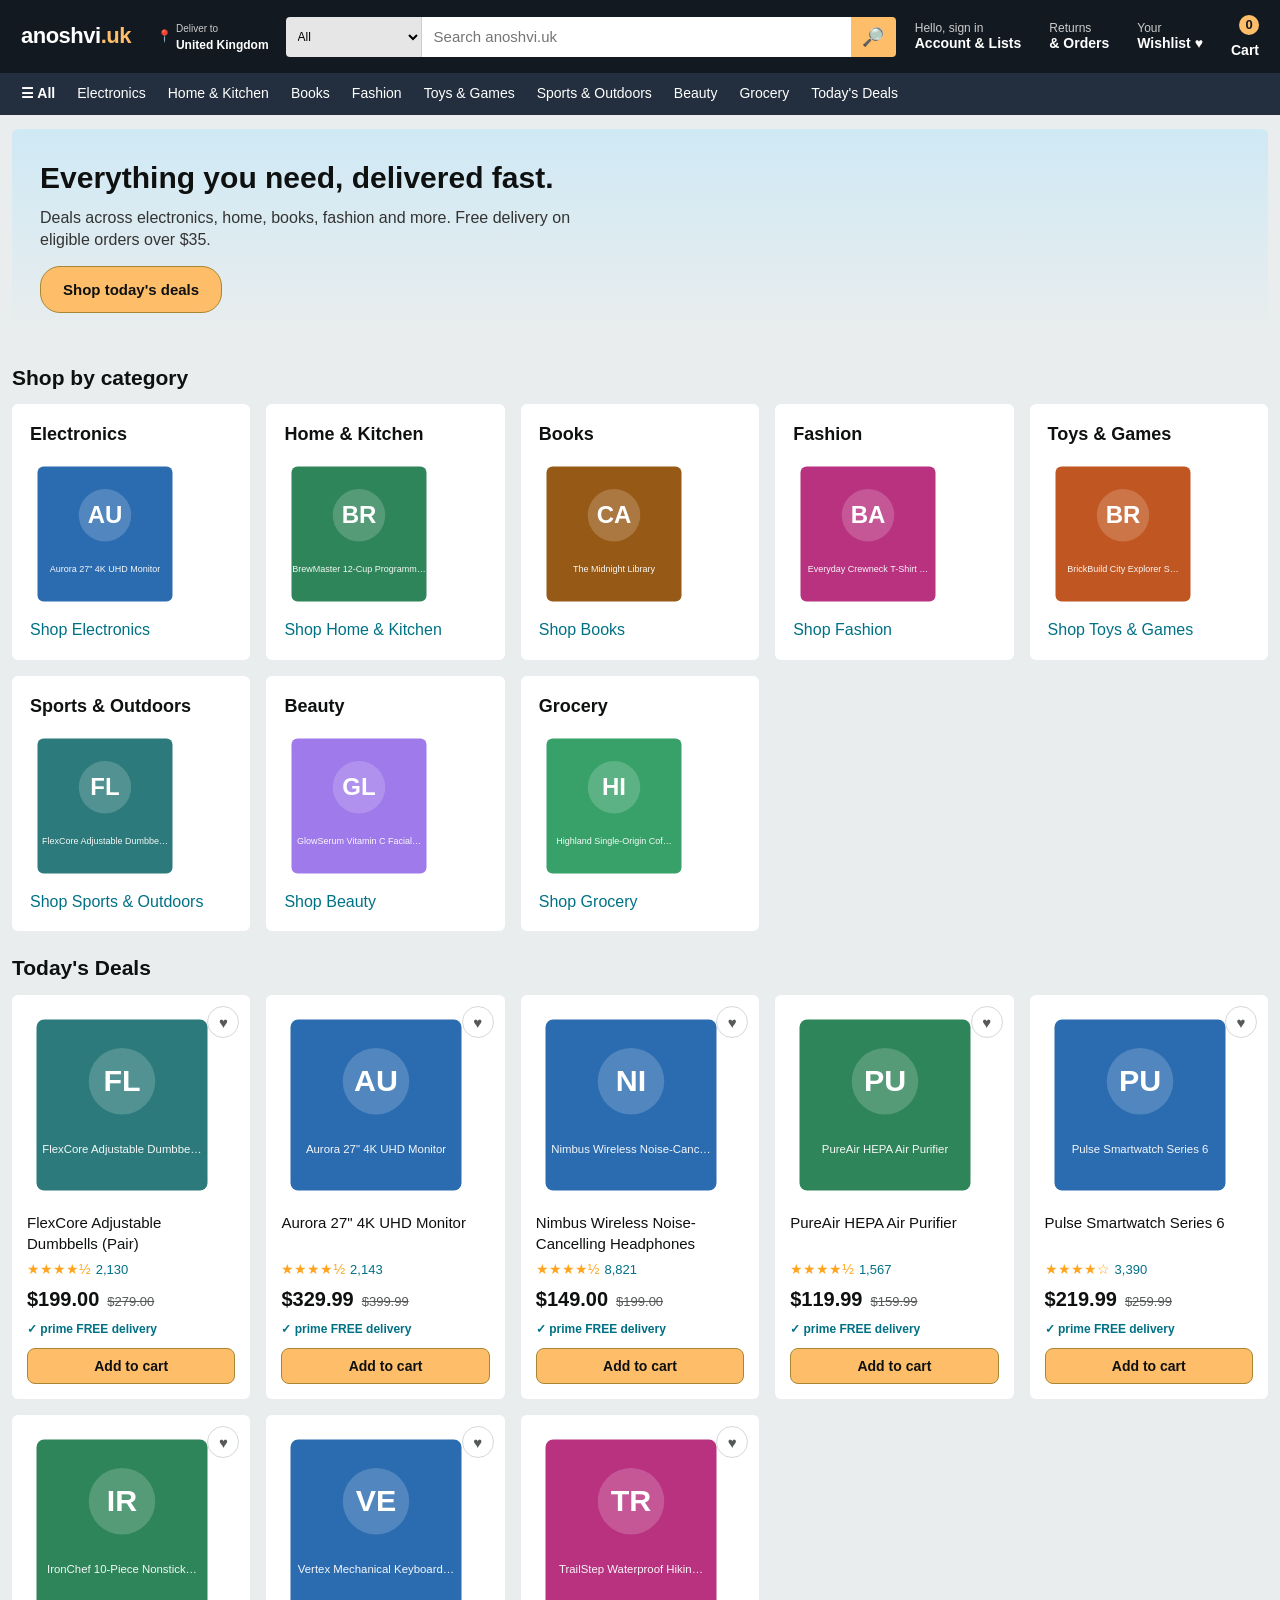
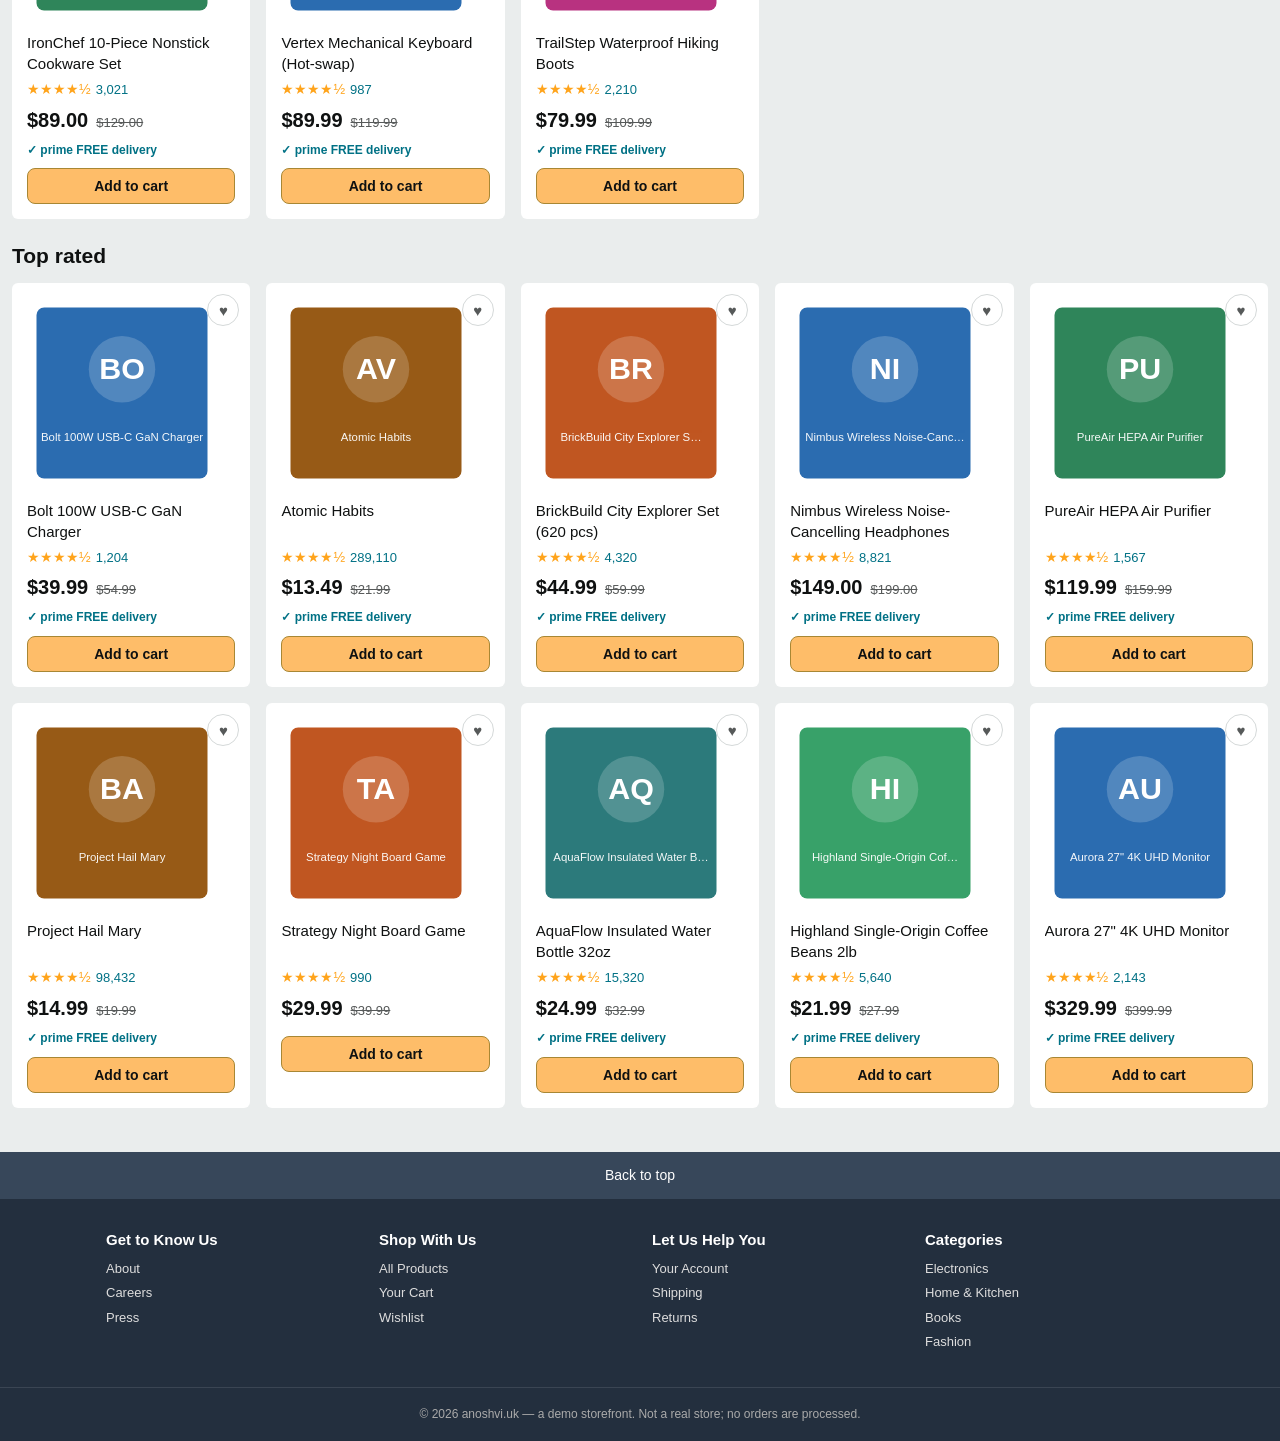
<file: index.html>
<!DOCTYPE html>
<html lang="en">
<head>
  <meta charset="UTF-8">
  <meta name="viewport" content="width=device-width, initial-scale=1.0">
  <title>anoshvi.uk — Online Shopping for Electronics, Home, Books &amp; more</title>
  <meta name="description" content="Shop electronics, home, books, fashion and more at anoshvi.uk.">
  <link rel="stylesheet" href="css/styles.css">
</head>
<body data-page="home">
  <header id="site-header"></header>
  <main class="wrap">
    <section class="hero">
      <div>
        <h1>Everything you need, delivered fast.</h1>
        <p>Deals across electronics, home, books, fashion and more. Free delivery on eligible orders over $35.</p>
        <a class="btn big" href="#deals">Shop today's deals</a>
      </div>
    </section>

    <h2 class="section-title">Shop by category</h2>
    <div class="cards" id="cat-cards"></div>

    <h2 class="section-title" id="deals">Today's Deals</h2>
    <div class="grid" id="deals-grid"></div>

    <h2 class="section-title">Top rated</h2>
    <div class="grid" id="top-grid"></div>
  </main>
  <div id="site-footer"></div>
  <script src="js/data.js"></script>
  <script src="js/store.js"></script>
</body>
</html>
</file>
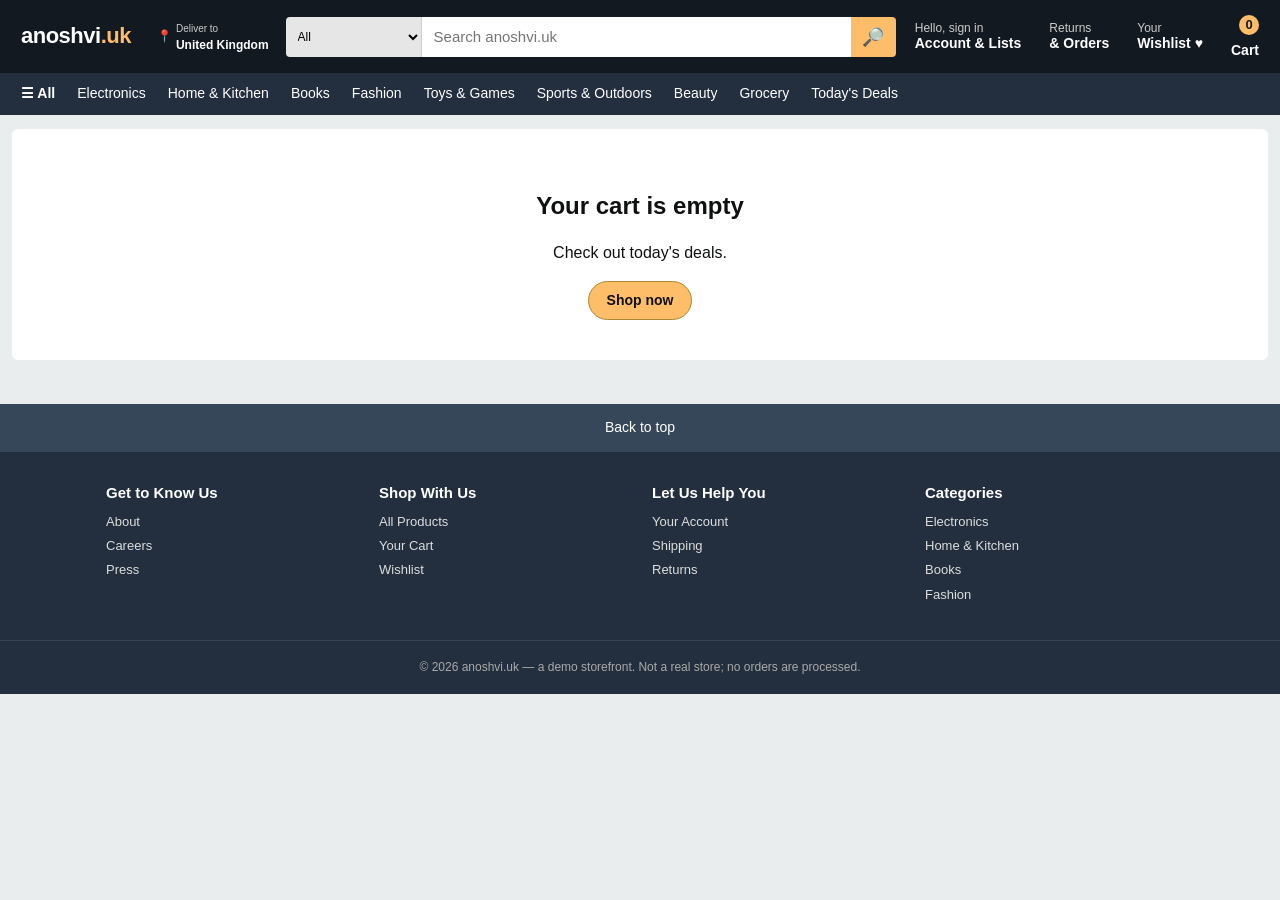
<file: cart.html>
<!DOCTYPE html>
<html lang="en">
<head>
  <meta charset="UTF-8">
  <meta name="viewport" content="width=device-width, initial-scale=1.0">
  <title>Your Cart — anoshvi.uk</title>
  <link rel="stylesheet" href="css/styles.css">
</head>
<body data-page="cart">
  <header id="site-header"></header>
  <main class="wrap" id="cart-root"></main>
  <div id="site-footer"></div>
  <script src="js/data.js"></script>
  <script src="js/store.js"></script>
</body>
</html>
</file>
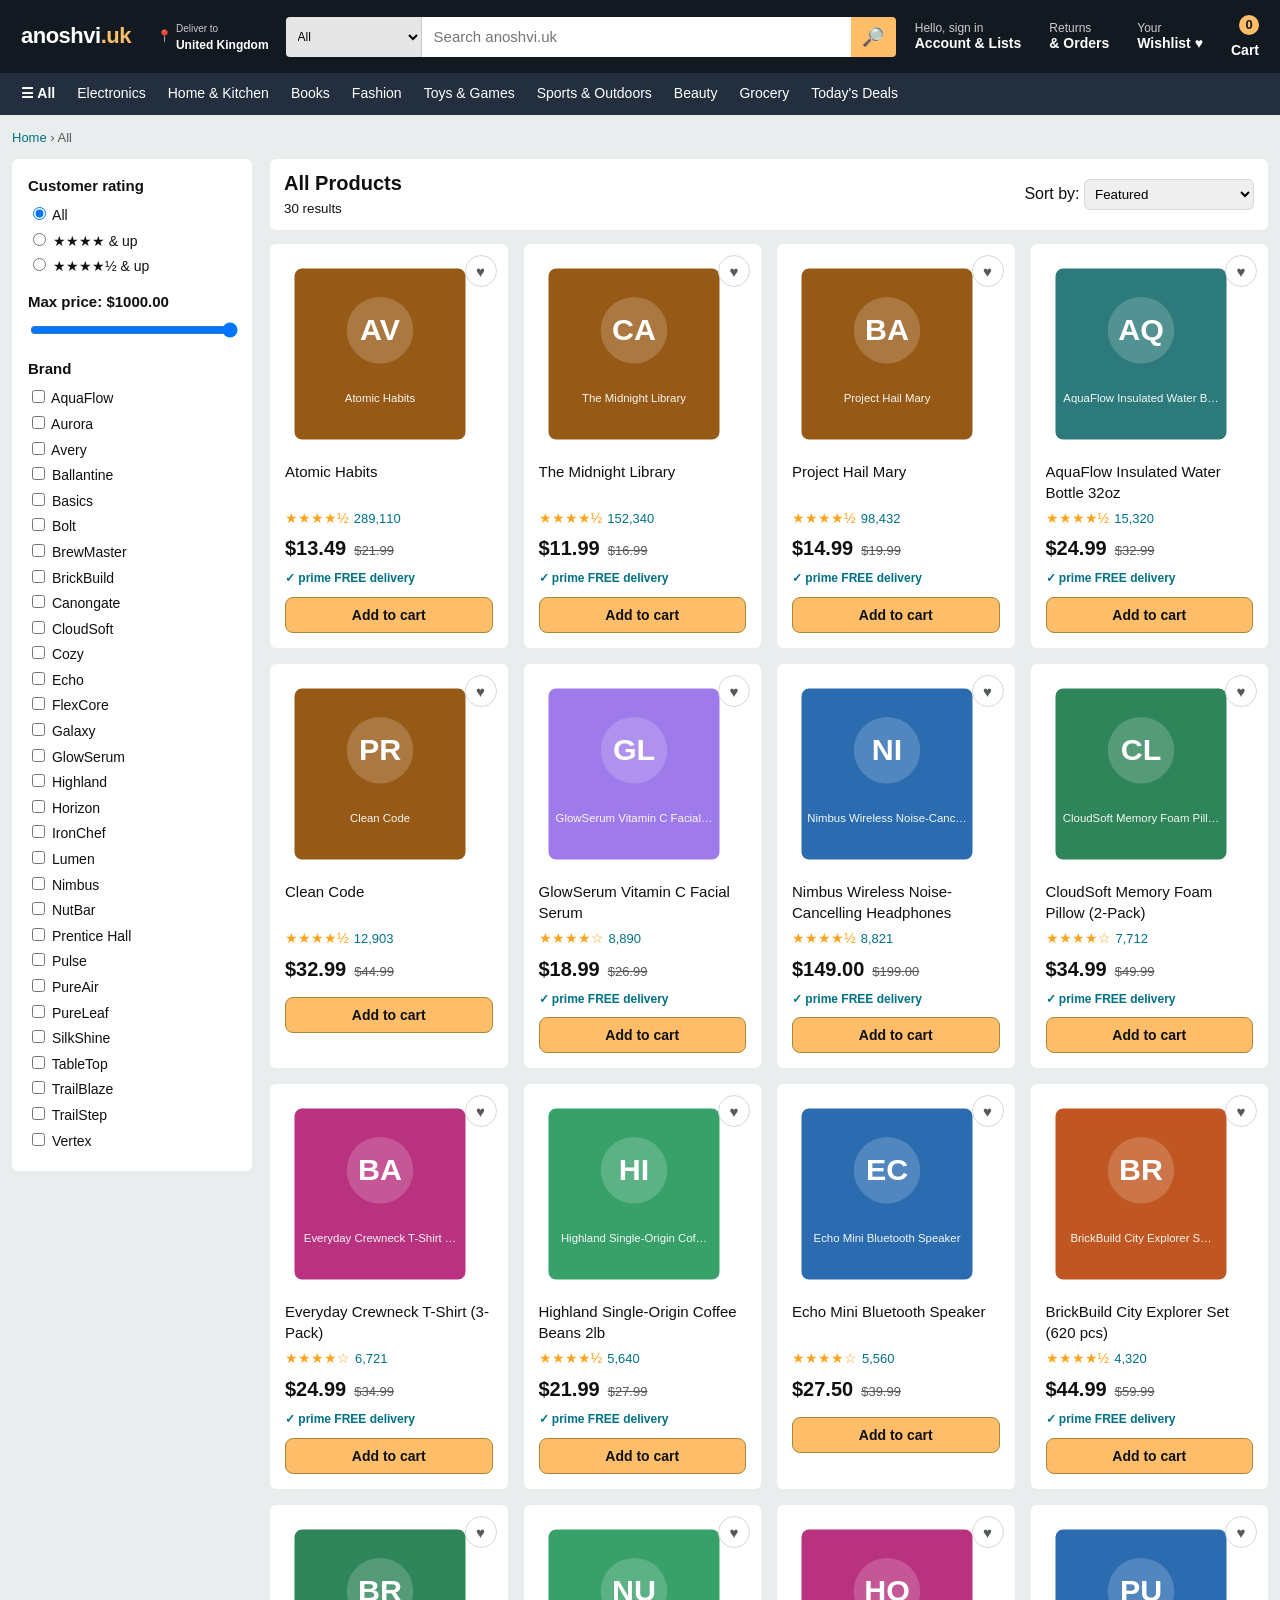
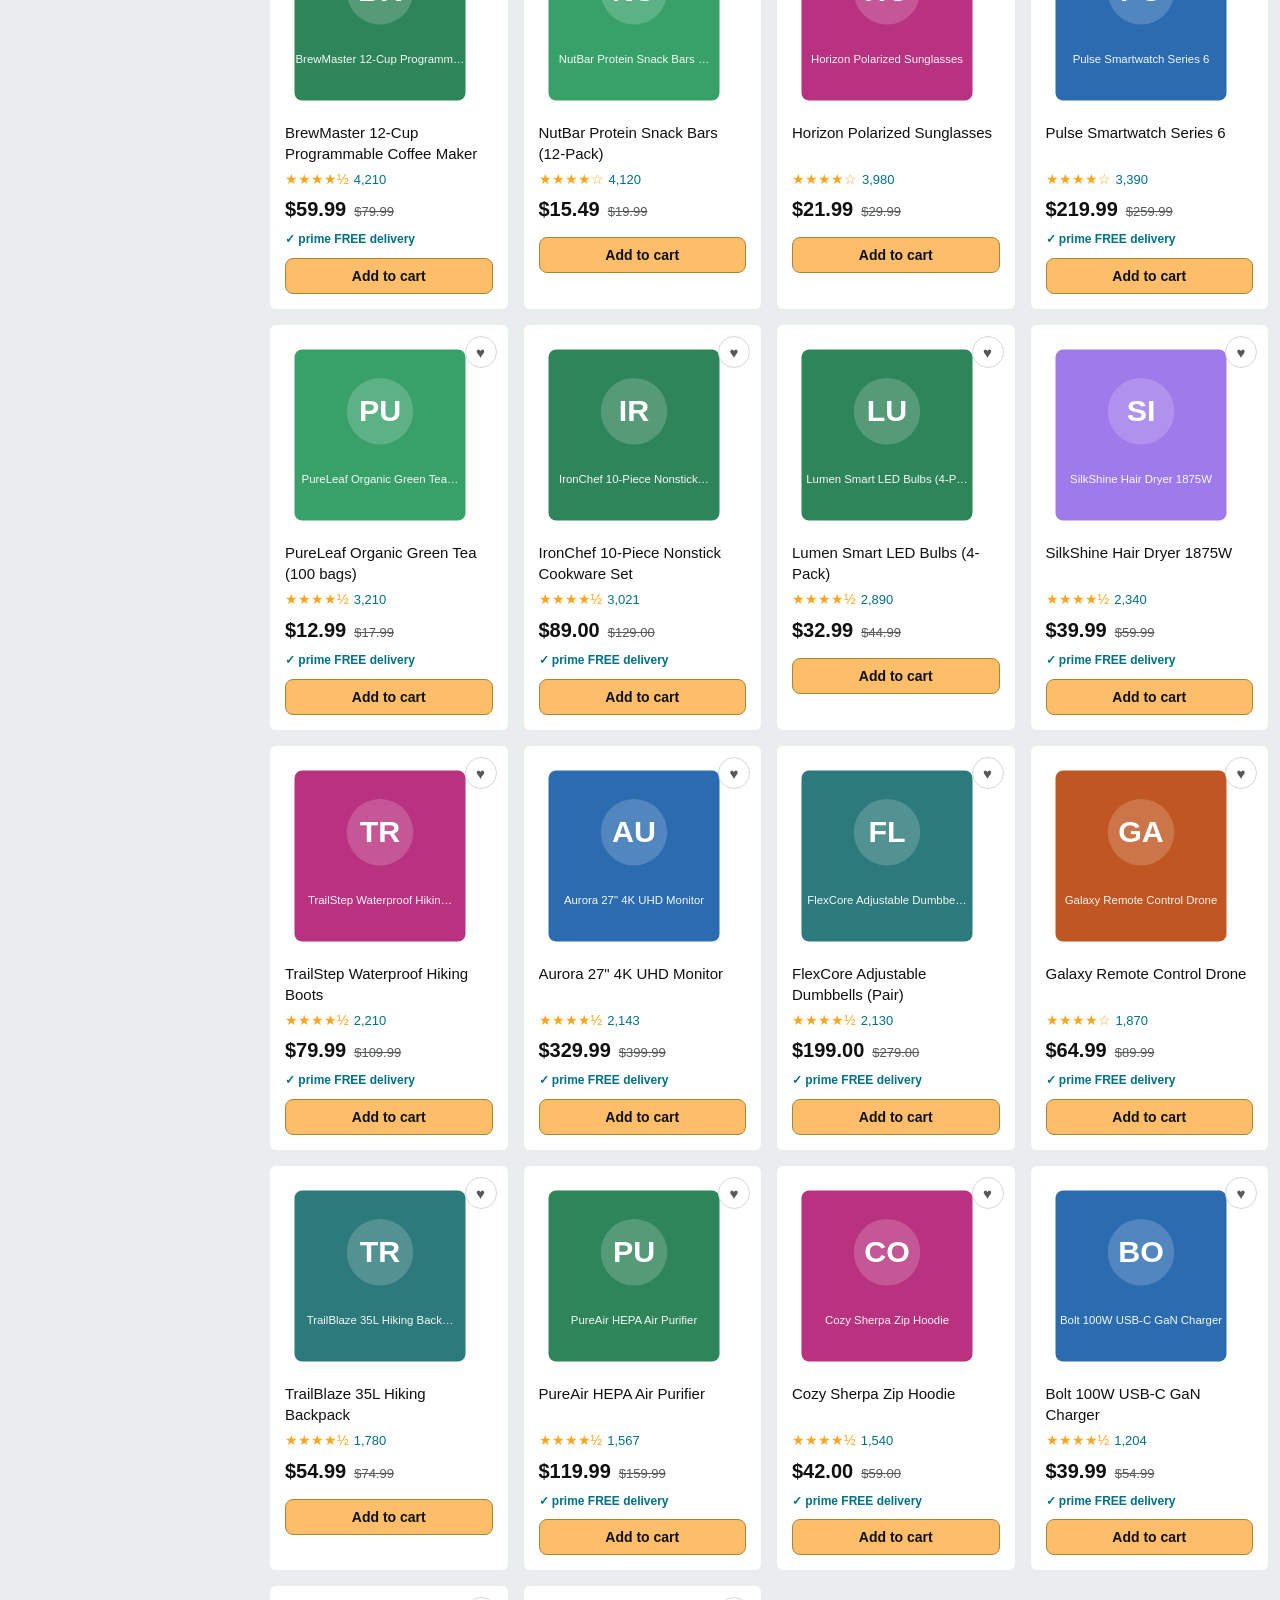
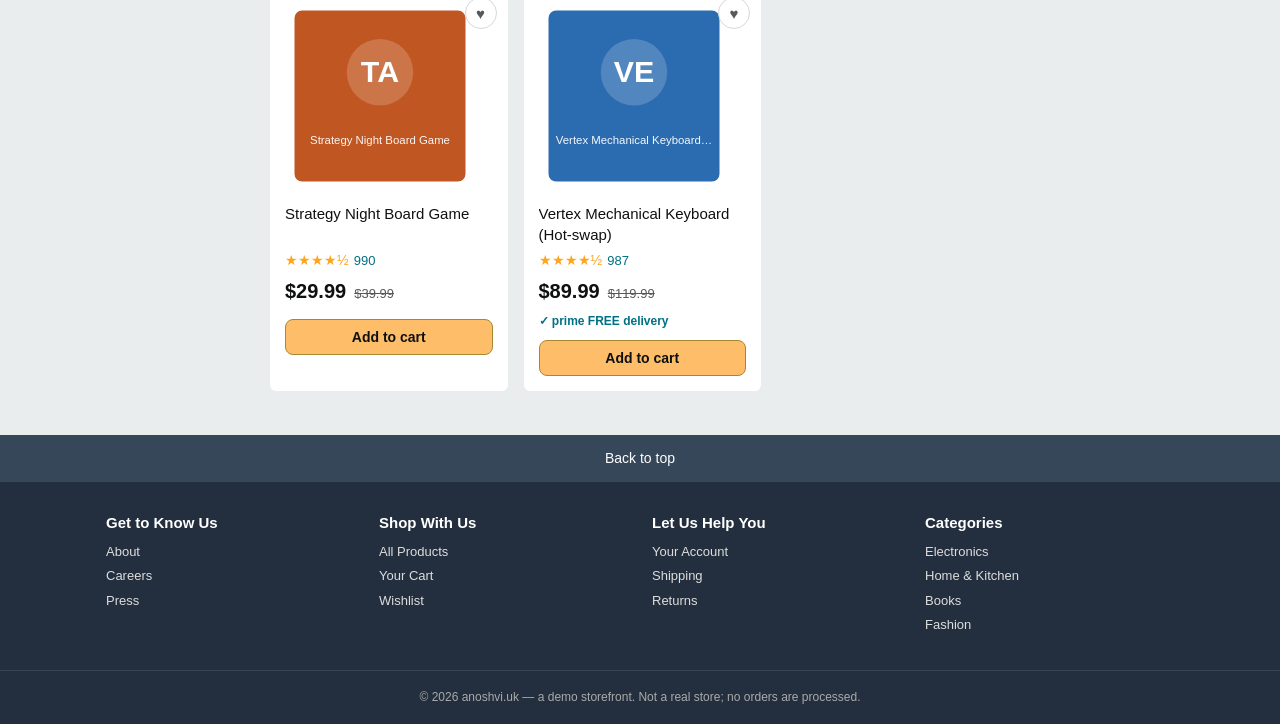
<file: category.html>
<!DOCTYPE html>
<html lang="en">
<head>
  <meta charset="UTF-8">
  <meta name="viewport" content="width=device-width, initial-scale=1.0">
  <title>Browse — anoshvi.uk</title>
  <link rel="stylesheet" href="css/styles.css">
</head>
<body data-page="category">
  <header id="site-header"></header>
  <main class="wrap">
    <div class="breadcrumb"><a href="index.html">Home</a> › <span id="crumb">All</span></div>
    <div class="layout">
      <aside class="filters">
        <h4>Customer rating</h4>
        <label><input type="radio" name="rating" class="frating" value="0" checked> All</label>
        <label><input type="radio" name="rating" class="frating" value="4"> ★★★★ &amp; up</label>
        <label><input type="radio" name="rating" class="frating" value="4.5"> ★★★★½ &amp; up</label>
        <h4>Max price: <span id="price-val">$1000.00</span></h4>
        <input type="range" id="price-range" min="10" max="1000" step="10" value="1000">
        <h4>Brand</h4>
        <div id="brand-filters"></div>
      </aside>
      <section>
        <div class="toolbar">
          <div><h2 id="cat-title" style="margin:0;font-size:20px"></h2><small id="result-count"></small></div>
          <label>Sort by:
            <select id="sort">
              <option value="featured">Featured</option>
              <option value="low">Price: Low to High</option>
              <option value="high">Price: High to Low</option>
              <option value="rating">Avg. Customer Review</option>
            </select>
          </label>
        </div>
        <div class="grid" id="cat-grid"></div>
      </section>
    </div>
  </main>
  <div id="site-footer"></div>
  <script src="js/data.js"></script>
  <script src="js/store.js"></script>
</body>
</html>
</file>
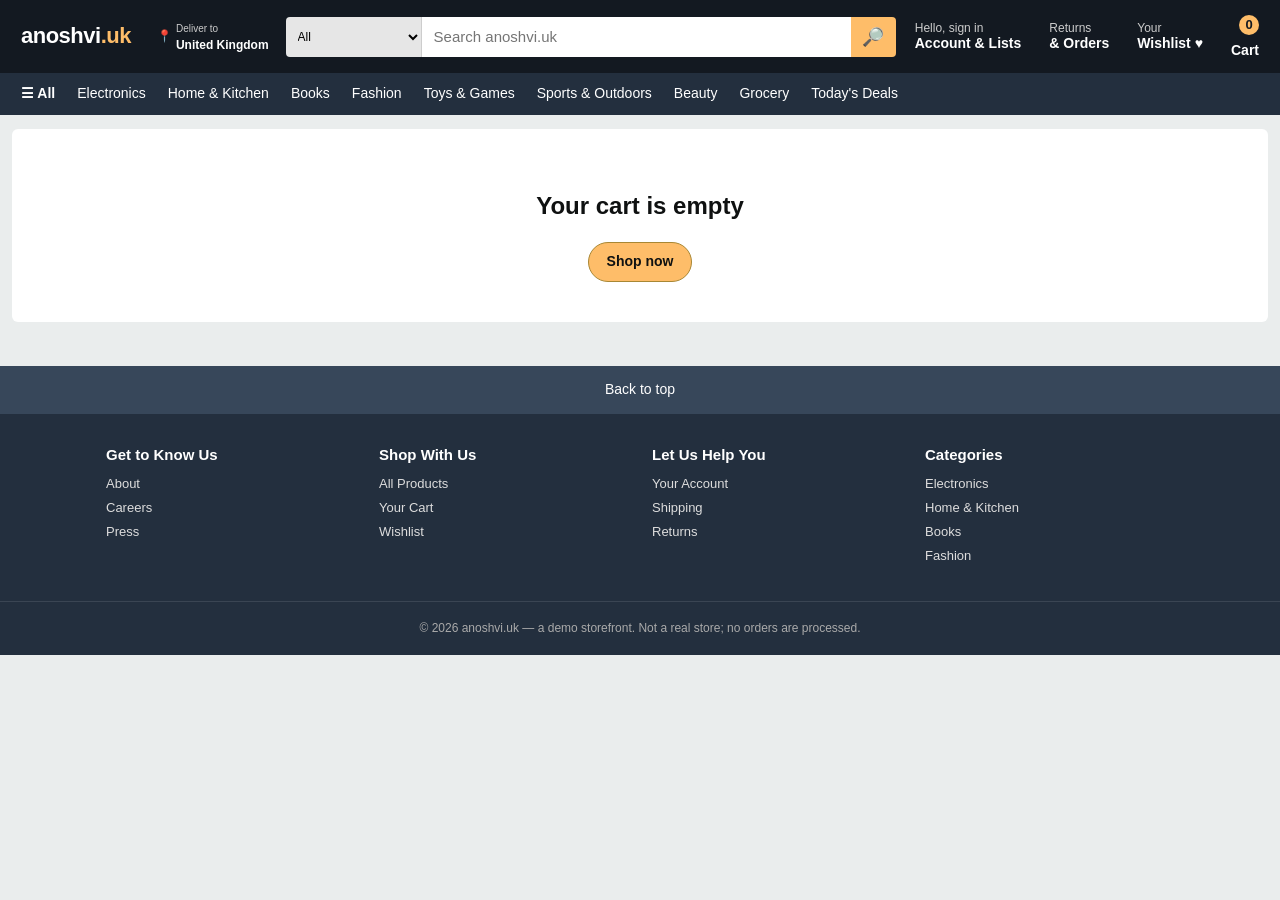
<file: checkout.html>
<!DOCTYPE html>
<html lang="en">
<head>
  <meta charset="UTF-8">
  <meta name="viewport" content="width=device-width, initial-scale=1.0">
  <title>Checkout — anoshvi.uk</title>
  <link rel="stylesheet" href="css/styles.css">
</head>
<body data-page="checkout">
  <header id="site-header"></header>
  <main class="wrap" id="checkout-root"></main>
  <div id="site-footer"></div>
  <script src="js/data.js"></script>
  <script src="js/store.js"></script>
</body>
</html>
</file>
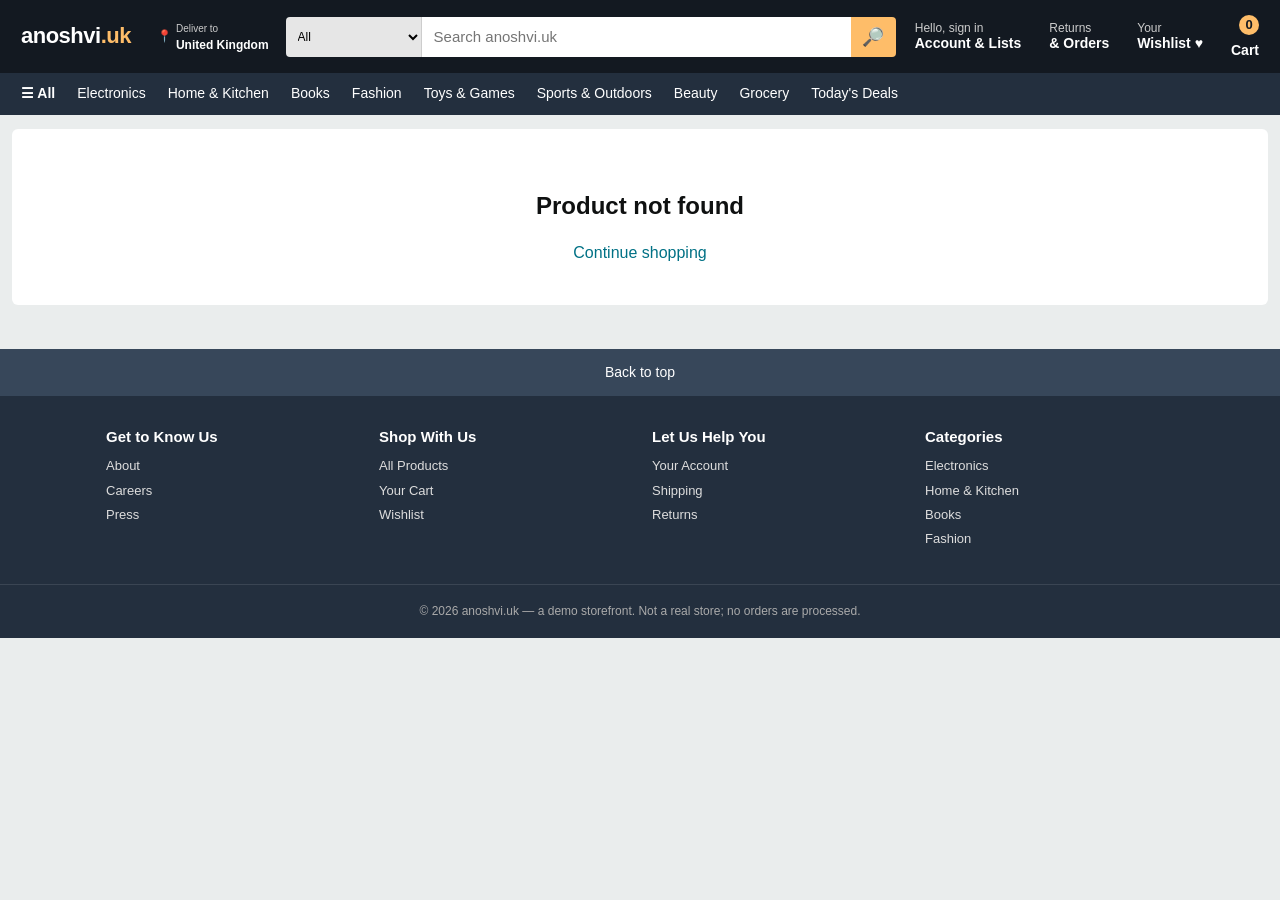
<file: product.html>
<!DOCTYPE html>
<html lang="en">
<head>
  <meta charset="UTF-8">
  <meta name="viewport" content="width=device-width, initial-scale=1.0">
  <title>Product — anoshvi.uk</title>
  <link rel="stylesheet" href="css/styles.css">
</head>
<body data-page="product">
  <header id="site-header"></header>
  <main class="wrap" id="product-root"></main>
  <div id="site-footer"></div>
  <script src="js/data.js"></script>
  <script src="js/store.js"></script>
</body>
</html>
</file>
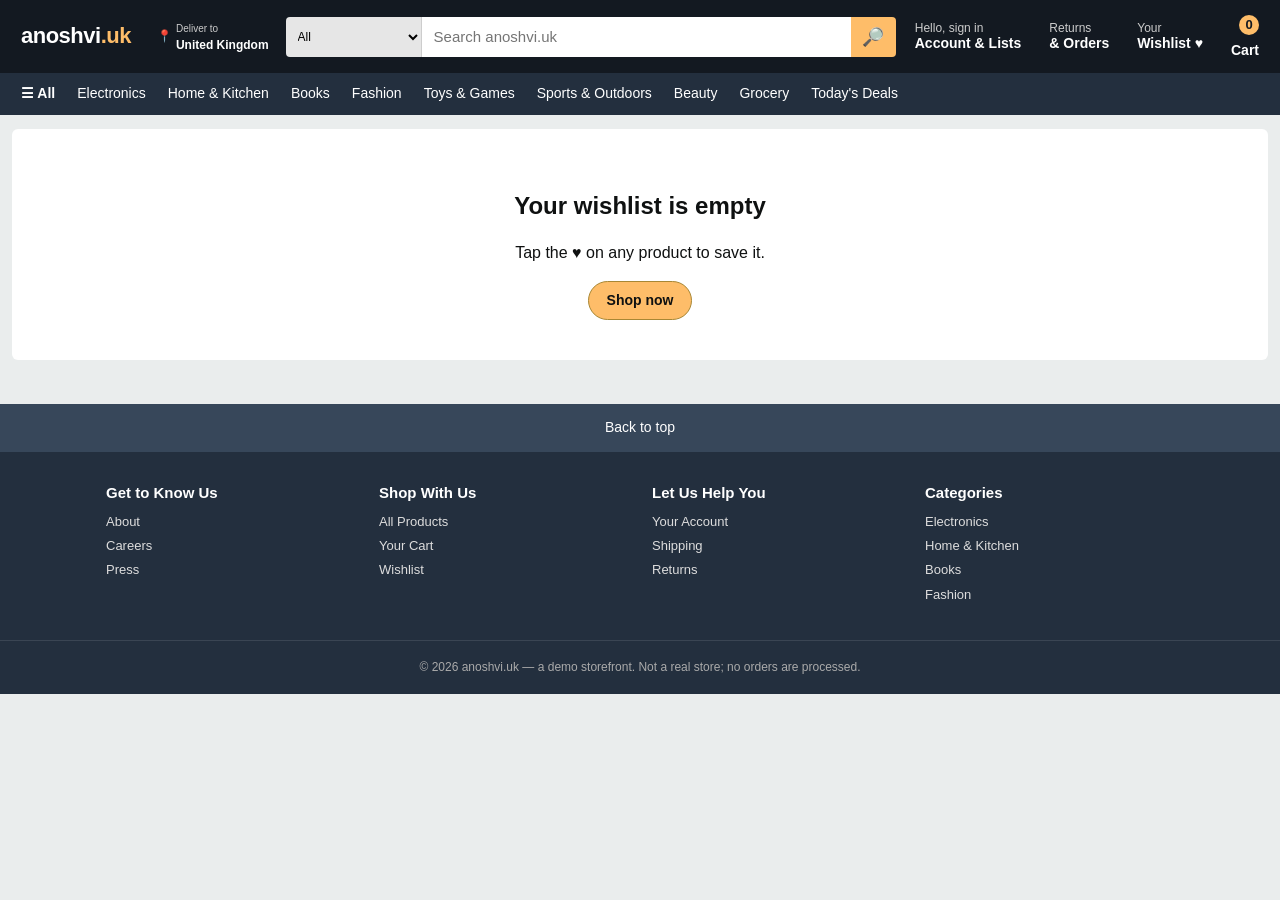
<file: wishlist.html>
<!DOCTYPE html>
<html lang="en">
<head>
  <meta charset="UTF-8">
  <meta name="viewport" content="width=device-width, initial-scale=1.0">
  <title>Your Wishlist — anoshvi.uk</title>
  <link rel="stylesheet" href="css/styles.css">
</head>
<body data-page="wishlist">
  <header id="site-header"></header>
  <main class="wrap" id="wish-root"></main>
  <div id="site-footer"></div>
  <script src="js/data.js"></script>
  <script src="js/store.js"></script>
</body>
</html>
</file>
<file: css/styles.css>
:root {
  --nav: #131921;
  --nav2: #232f3e;
  --accent: #febd69;
  --accent-hover: #f3a847;
  --link: #007185;
  --price: #b12704;
  --border: #d5d9d9;
  --bg: #eaeded;
  --star: #ffa41c;
}
* { box-sizing: border-box; }
html, body { margin: 0; padding: 0; }
body {
  font-family: "Amazon Ember", Arial, Helvetica, sans-serif;
  background: var(--bg);
  color: #0f1111;
  line-height: 1.4;
}
a { color: var(--link); text-decoration: none; }
a:hover { text-decoration: underline; color: #c7511f; }
img { max-width: 100%; display: block; }

/* ---------- Header ---------- */
.top { background: var(--nav); color: #fff; }
.top-row {
  display: flex; align-items: center; gap: 10px;
  padding: 6px 12px; max-width: 1500px; margin: 0 auto;
}
.logo {
  color: #fff; font-weight: 800; font-size: 22px; letter-spacing: -.5px;
  padding: 6px 8px; border: 1px solid transparent; border-radius: 4px; white-space: nowrap;
}
.logo:hover { border-color: #fff; text-decoration: none; color: #fff; }
.logo .tld { color: var(--accent); }
.deliver { display: flex; align-items: center; gap: 4px; font-size: 12px; padding: 6px; border: 1px solid transparent; border-radius: 4px; cursor: pointer; }
.deliver small { color: #ccc; }
.deliver:hover { border-color: #fff; }
.search {
  flex: 1; display: flex; height: 40px; border-radius: 4px; overflow: hidden;
  min-width: 180px;
}
.search select {
  border: none; background: #e6e6e6; padding: 0 8px; font-size: 12px; cursor: pointer;
  border-right: 1px solid #cdcdcd;
}
.search input {
  flex: 1; border: none; padding: 0 12px; font-size: 15px; min-width: 60px;
}
.search input:focus { outline: 2px solid var(--accent); }
.search button {
  background: var(--accent); border: none; width: 45px; cursor: pointer; font-size: 18px;
  display: flex; align-items: center; justify-content: center;
}
.search button:hover { background: var(--accent-hover); }
.navlink {
  color: #fff; font-size: 13px; padding: 8px; border: 1px solid transparent; border-radius: 4px;
  display: flex; flex-direction: column; line-height: 1.1; white-space: nowrap;
}
.navlink b { font-size: 14px; }
.navlink small { color: #ccc; font-size: 12px; }
.navlink:hover { border-color: #fff; text-decoration: none; color: #fff; }
.cart-link { display: flex; align-items: flex-end; gap: 2px; position: relative; }
.cart-count {
  background: var(--accent); color: #131921; font-weight: 800; font-size: 13px;
  border-radius: 50%; min-width: 20px; height: 20px; display: inline-flex;
  align-items: center; justify-content: center; padding: 0 5px; margin-bottom: 6px;
}
.subnav {
  background: var(--nav2); color: #fff; display: flex; gap: 4px; align-items: center;
  padding: 4px 12px; max-width: 1500px; margin: 0 auto; overflow-x: auto;
}
.subnav a { color: #fff; font-size: 14px; padding: 6px 8px; border-radius: 4px; border: 1px solid transparent; white-space: nowrap; }
.subnav a:hover { border-color: #fff; text-decoration: none; }
.subnav .all { font-weight: 700; }

/* ---------- Layout ---------- */
.wrap { max-width: 1500px; margin: 0 auto; padding: 14px 12px; }
.hero {
  background: linear-gradient(180deg, #cfe9f5, #eaeded);
  border-radius: 6px; padding: 28px; margin-bottom: 16px;
  display: flex; align-items: center; justify-content: space-between; gap: 20px; flex-wrap: wrap;
}
.hero h1 { margin: 0 0 8px; font-size: 30px; }
.hero p { margin: 0 0 14px; color: #333; max-width: 560px; }
.btn {
  background: var(--accent); border: 1px solid #a88734; color: #0f1111;
  padding: 9px 18px; border-radius: 20px; font-size: 14px; font-weight: 600; cursor: pointer;
  display: inline-block;
}
.btn:hover { background: var(--accent-hover); text-decoration: none; color: #0f1111; }
.btn.secondary { background: #fff; }
.btn.block { display: block; width: 100%; text-align: center; border-radius: 8px; margin-top: 8px; }
.btn.big { padding: 12px 22px; font-size: 15px; }

/* category cards */
.cards { display: grid; grid-template-columns: repeat(auto-fill, minmax(220px, 1fr)); gap: 16px; margin-bottom: 16px; }
.card { background: #fff; border-radius: 6px; padding: 18px; }
.card h3 { margin: 0 0 12px; font-size: 18px; }
.card .thumb { height: 150px; border-radius: 4px; margin-bottom: 10px; }

/* section heading */
.section-title { font-size: 21px; margin: 22px 0 12px; }

/* product grid */
.grid { display: grid; grid-template-columns: repeat(auto-fill, minmax(230px, 1fr)); gap: 16px; }
.p-card {
  background: #fff; border-radius: 6px; padding: 14px; display: flex; flex-direction: column;
  position: relative; border: 1px solid transparent;
}
.p-card:hover { border-color: #e0e0e0; box-shadow: 0 2px 8px rgba(0,0,0,.08); }
.p-card .img { height: 190px; border-radius: 4px; margin-bottom: 12px; }
.p-card .title { font-size: 15px; color: #0f1111; margin: 0 0 6px; min-height: 42px;
  display: -webkit-box; -webkit-line-clamp: 2; -webkit-box-orient: vertical; overflow: hidden; }
.p-card .title:hover { color: #c7511f; }
.stars { color: var(--star); font-size: 14px; }
.stars .count { color: var(--link); font-size: 13px; margin-left: 5px; }
.price { color: #0f1111; margin: 6px 0; }
.price .cur { font-size: 20px; font-weight: 700; }
.price .old { color: #565959; text-decoration: line-through; font-size: 13px; margin-left: 8px; }
.badge-prime { display: inline-block; font-size: 12px; color: var(--link); font-weight: 700; margin: 2px 0; }
.wish {
  position: absolute; top: 10px; right: 10px; background: #fff; border: 1px solid var(--border);
  border-radius: 50%; width: 32px; height: 32px; cursor: pointer; font-size: 15px; line-height: 30px;
  text-align: center; color: #565959;
}
.wish.active { color: #c7511f; border-color: #c7511f; }

/* ---------- Category page ---------- */
.layout { display: grid; grid-template-columns: 240px 1fr; gap: 18px; }
.filters { background: #fff; border-radius: 6px; padding: 16px; align-self: start; }
.filters h4 { margin: 14px 0 8px; font-size: 15px; }
.filters h4:first-child { margin-top: 0; }
.filters label { display: block; font-size: 14px; margin: 4px 0; cursor: pointer; }
.filters input[type=range] { width: 100%; }
.toolbar { background: #fff; border-radius: 6px; padding: 10px 14px; margin-bottom: 14px;
  display: flex; justify-content: space-between; align-items: center; flex-wrap: wrap; gap: 8px; }
.toolbar select { padding: 6px; border-radius: 6px; border: 1px solid var(--border); }

/* ---------- Product detail ---------- */
.detail { background: #fff; border-radius: 6px; padding: 24px; display: grid;
  grid-template-columns: 1fr 1.2fr 300px; gap: 28px; }
.detail .big-img { height: 380px; border-radius: 6px; }
.detail h1 { font-size: 25px; margin: 0 0 8px; }
.detail .desc { margin: 14px 0; color: #333; }
.buybox { border: 1px solid var(--border); border-radius: 8px; padding: 18px; align-self: start; }
.buybox .price .cur { font-size: 26px; }
.qty { display: flex; align-items: center; gap: 8px; margin: 12px 0; }
.qty select { padding: 6px; border-radius: 6px; border: 1px solid var(--border); }
.instock { color: #007600; font-weight: 600; margin: 8px 0; }

/* ---------- Cart ---------- */
.cart-layout { display: grid; grid-template-columns: 1fr 320px; gap: 18px; }
.cart-items, .summary, .panel { background: #fff; border-radius: 6px; padding: 20px; }
.cart-row { display: grid; grid-template-columns: 120px 1fr auto; gap: 16px; padding: 16px 0; border-bottom: 1px solid #e7e7e7; }
.cart-row .ci-img { height: 110px; border-radius: 4px; }
.cart-row h3 { margin: 0 0 6px; font-size: 17px; }
.cart-row .ctrls { display: flex; gap: 12px; align-items: center; margin-top: 8px; font-size: 13px; }
.cart-row select { padding: 5px; border-radius: 6px; border: 1px solid var(--border); }
.link-btn { background: none; border: none; color: var(--link); cursor: pointer; font-size: 13px; padding: 0; }
.link-btn:hover { color: #c7511f; text-decoration: underline; }
.summary .total { font-size: 19px; font-weight: 700; }
.summary .row { display: flex; justify-content: space-between; margin: 8px 0; }
.empty { background: #fff; border-radius: 6px; padding: 40px; text-align: center; }

/* ---------- Forms / checkout ---------- */
.form-grid { display: grid; grid-template-columns: 1fr 1fr; gap: 12px; }
.field { display: flex; flex-direction: column; margin-bottom: 12px; }
.field.full { grid-column: 1 / -1; }
.field label { font-size: 13px; font-weight: 600; margin-bottom: 4px; }
.field input, .field textarea, .field select {
  padding: 9px; border: 1px solid #888c8c; border-radius: 6px; font-size: 14px;
}
.checkout-layout { display: grid; grid-template-columns: 1fr 320px; gap: 18px; }
.note { font-size: 12px; color: #565959; margin-top: 6px; }

/* ---------- Admin ---------- */
.admin-page { min-height: 100vh; background: #f4f5f6; }
.admin-header {
  min-height: 68px; background: var(--nav); display: flex; align-items: center;
  justify-content: center; padding: 12px;
}
.admin-main {
  min-height: calc(100vh - 68px); display: grid; place-items: center; padding: 36px 16px;
}
.admin-login {
  width: min(100%, 420px); background: #fff; border: 1px solid var(--border);
  border-radius: 8px; padding: 32px; box-shadow: 0 10px 30px rgba(19, 25, 33, .08);
}
.admin-login h1 { margin: 4px 0 8px; font-size: 28px; }
.admin-kicker {
  margin: 0; color: #8b2c16; font-size: 12px; font-weight: 700;
  letter-spacing: .12em; text-transform: uppercase;
}
.admin-intro { margin: 0 0 24px; color: #565959; }
.admin-login .btn { margin-top: 6px; border-radius: 8px; }
.admin-note { margin: 20px 0 0; color: #565959; font-size: 12px; text-align: center; }

/* ---------- Footer ---------- */
footer { background: var(--nav2); color: #ddd; margin-top: 30px; }
.back-top { background: #37475a; color: #fff; text-align: center; padding: 14px; cursor: pointer; font-size: 14px; }
.back-top:hover { background: #485769; }
.foot-cols { max-width: 1100px; margin: 0 auto; padding: 30px 16px; display: grid;
  grid-template-columns: repeat(4, 1fr); gap: 24px; }
.foot-cols h5 { color: #fff; margin: 0 0 10px; font-size: 15px; }
.foot-cols a { color: #ddd; display: block; font-size: 13px; margin: 6px 0; }
.foot-bottom { border-top: 1px solid #3a4553; text-align: center; padding: 18px; font-size: 12px; color: #aaa; }

.toast {
  position: fixed; bottom: 20px; left: 50%; transform: translateX(-50%);
  background: #0f1111; color: #fff; padding: 12px 20px; border-radius: 8px; font-size: 14px;
  opacity: 0; pointer-events: none; transition: opacity .25s, bottom .25s; z-index: 999;
}
.toast.show { opacity: 1; bottom: 34px; }

.breadcrumb { font-size: 13px; color: #565959; margin-bottom: 12px; }

@media (max-width: 1000px) {
  .detail { grid-template-columns: 1fr; }
  .layout { grid-template-columns: 1fr; }
  .cart-layout, .checkout-layout { grid-template-columns: 1fr; }
}
@media (max-width: 700px) {
  .navlink.hide-sm, .deliver { display: none; }
  .foot-cols { grid-template-columns: repeat(2, 1fr); }
  .form-grid { grid-template-columns: 1fr; }
  .hero h1 { font-size: 23px; }
}
</file>
